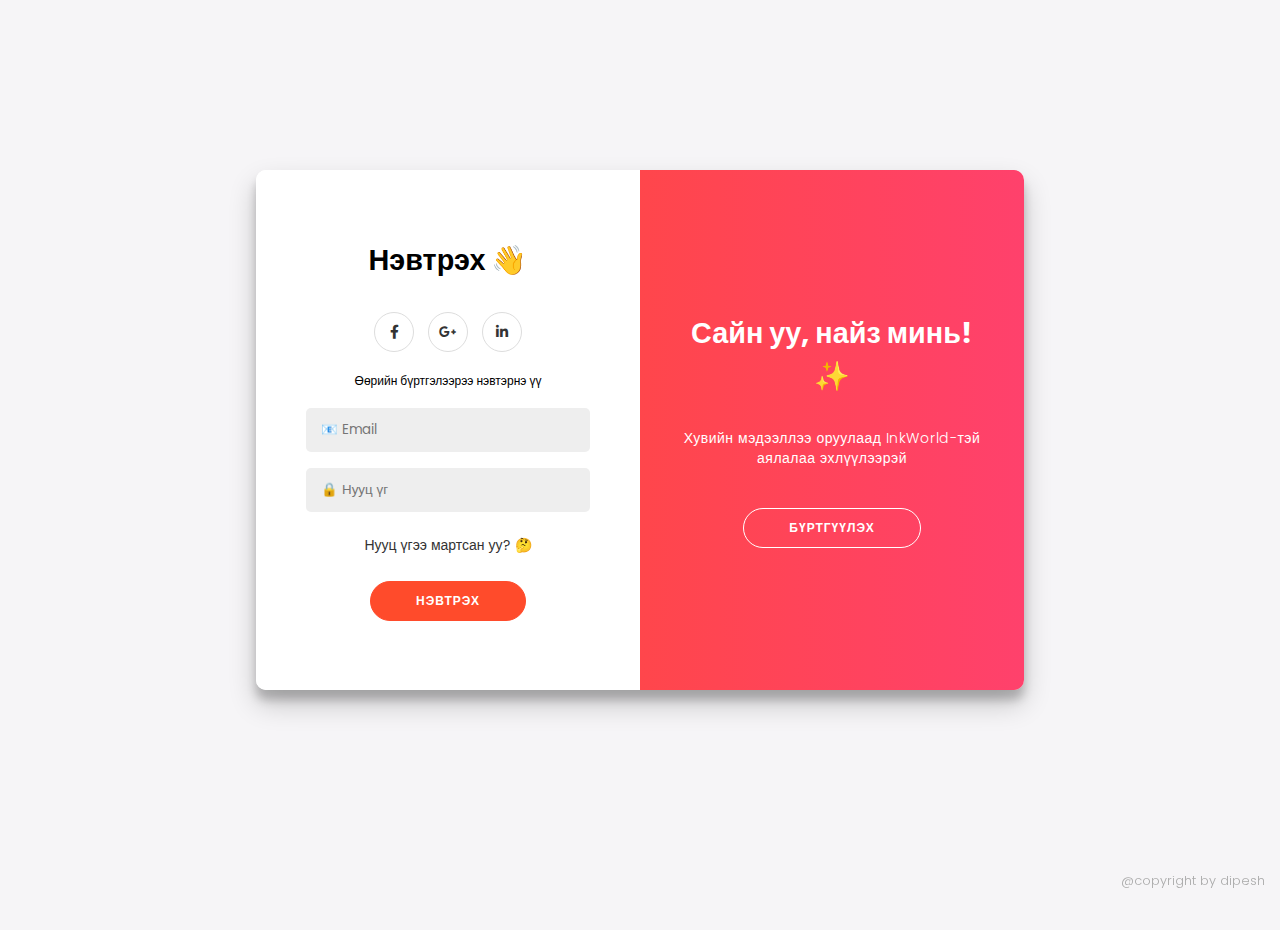
<file: sign_up/index.html>
<!DOCTYPE html>
<html lang="en">
<head>
    <meta charset="UTF-8">
    <meta name="viewport" content="width=device-width, initial-scale=1.0">
    <title>Login & Sign</title>
    <link rel="stylesheet" href="https://cdnjs.cloudflare.com/ajax/libs/font-awesome/6.0.0-beta3/css/all.min.css"> <!-- Optional: For social icons -->
    <link rel="stylesheet" href="style.css">
    <link rel="preconnect" href="https://fonts.googleapis.com">
    <link rel="preconnect" href="https://fonts.gstatic.com" crossorigin>
    <link href="https://fonts.googleapis.com/css2?family=Poppins:wght@300;400;600;700&display=swap" rel="stylesheet">

</head>

<body>
    <div class="container" id="container">
        <!-- Sign Up Form -->
        <div class="form-container sign-up-container">
            <form action="#">
                <h1>Бүртгэл үүсгэх 🚀</h1>
                <div class="social-container">
                    <a href="#" class="social"><i class="fab fa-facebook-f"></i></a>
                    <a href="#" class="social"><i class="fab fa-google-plus-g"></i></a>
                    <a href="#" class="social"><i class="fab fa-linkedin-in"></i></a>
                </div>
                <span>Email хаягаа ашиглан бүртгүүлээрэй</span>
                <input type="text" placeholder="👤 Нэр" required />
                <input type="email" placeholder="📧 Email" required/>
                <input type="password" placeholder="🔒 Нууц үг" required/>
                <button type="submit">Бүртгүүлэх</button>
            </form>
        </div>

        <!-- Sign In Form -->
        <div class="form-container sign-in-container">
            <form action="#">
                <h1>Нэвтрэх 👋</h1>
                <div class="social-container">
                    <a href="#" class="social"><i class="fab fa-facebook-f"></i></a>
                    <a href="#" class="social"><i class="fab fa-google-plus-g"></i></a>
                    <a href="#" class="social"><i class="fab fa-linkedin-in"></i></a>
                </div>
                <span>Өөрийн бүртгэлээрээ нэвтэрнэ үү</span>
                <input type="email" placeholder="📧 Email" required/>
                <input type="password" placeholder="🔒 Нууц үг" required/>
                <a href="#">Нууц үгээ мартсан уу? 🤔</a>
                <button type="submit">Нэвтрэх</button>
            </form>
        </div>

        <!-- Overlay Container -->
        <div class="overlay-container">
            <div class="overlay">
                <!-- Overlay Left Panel (Shown when Sign In is active) -->
                <div class="overlay-panel overlay-left">
                    <h1>Дахин тавтай морил! 🎉</h1>
                    <p>Манай ертөнцөд нэгдэхийн тулд хувийн мэдээллээрээ нэвтэрнэ үү</p>
                    <button class="ghost" id="signIn">Нэвтрэх</button>
                </div>
                <!-- Overlay Right Panel (Shown when Sign Up is active) -->
                <div class="overlay-panel overlay-right">
                    <h1>Сайн уу, найз минь! ✨</h1>
                    <p>Хувийн мэдээллээ оруулаад InkWorld-тэй аялалаа эхлүүлээрэй</p>
                    <button class="ghost" id="signUp">Бүртгүүлэх</button>
                </div>
            </div>
        </div>
    </div>
    <div class="copyright">
        @copyright by dipesh
    </div>
    <script src="script.js"></script>
</body>
</html>
</file>
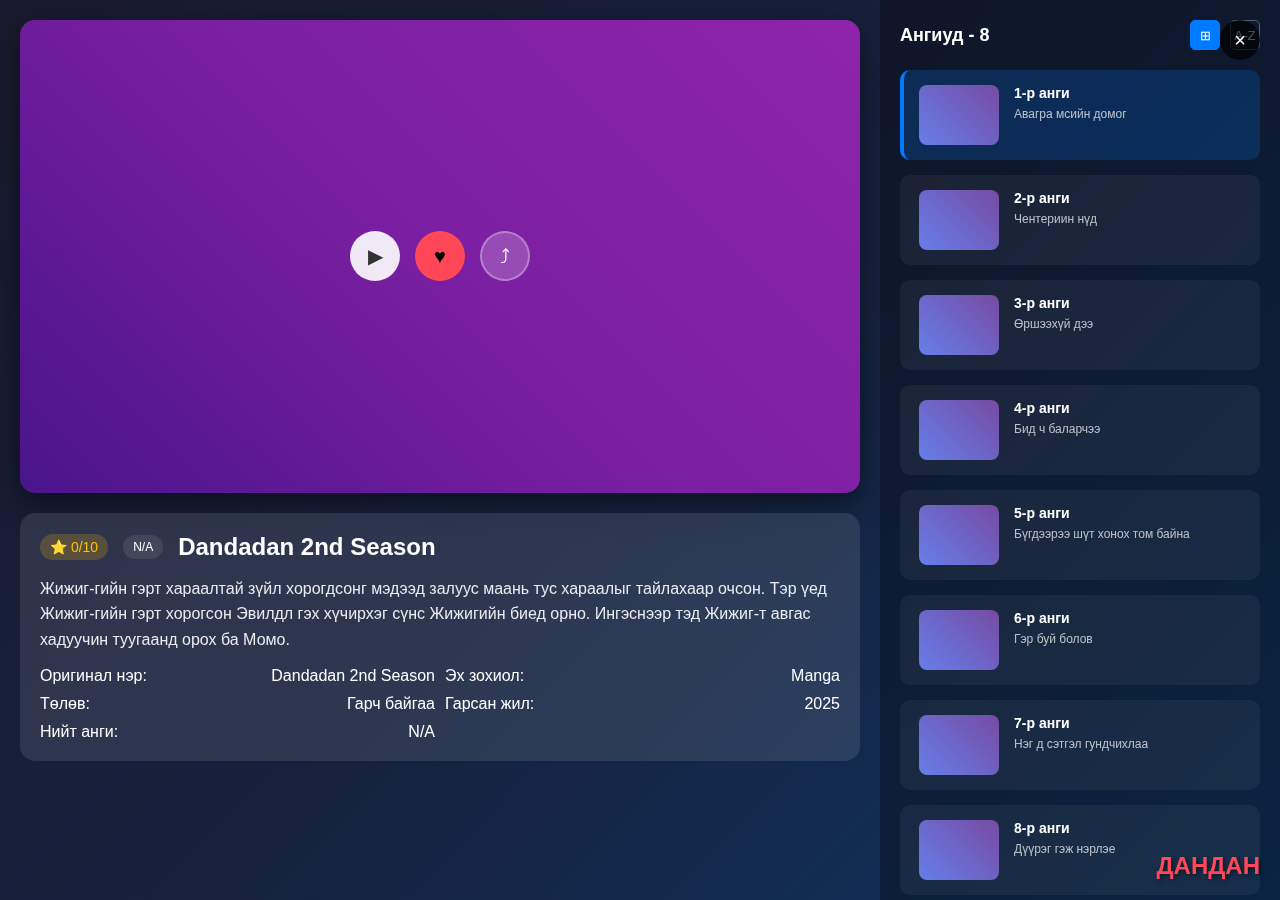
<file: card/card.html>
<!DOCTYPE html>
<html lang="mn">
<head>
    <meta charset="UTF-8">
    <meta name="viewport" content="width=device-width, initial-scale=1.0">
    <link rel="stylesheet" href="card.css">
    <title>card</title>
</head>
<body>
    <div class="header">
        <button class="close-btn" onclick="closePlayer()">×</button>
    </div>

    <div class="main-container">
        <div class="video-section">
            <div class="video-player">
                <div class="video-overlay">
                    <div class="play-controls">
                        <button class="play-btn" onclick="togglePlay()">▶</button>
                        <button class="like-btn">♥</button>
                        <button class="share-btn">⤴</button>
                    </div>
                </div>
            </div>

            <div class="anime-info fade-in">
                <div class="anime-title">
                    <span class="rating">⭐ 0/10</span>
                    <span class="genre-tag">N/A</span>
                    <h2>Dandadan 2nd Season</h2>
                </div>
                
                <div class="anime-description">
                    Жижиг-гийн гэрт хараалтай зүйл хорогдсонг мэдээд залуус маань тус хараалыг 
                    тайлахаар очсон. Тэр үед Жижиг-гийн гэрт хорогсон Эвилдл гэх хүчирхэг сүнс 
                    Жижигийн биед орно. Ингэснээр тэд Жижиг-т авгас хадуучин туугаанд орох ба Момо.
                </div>

                <div class="info-grid">
                    <div class="info-item">
                        <span>Оригинал нэр:</span>
                        <span>Dandadan 2nd Season</span>
                    </div>
                    <div class="info-item">
                        <span>Эх зохиол:</span>
                        <span>Manga</span>
                    </div>
                    <div class="info-item">
                        <span>Төлөв:</span>
                        <span>Гарч байгаа</span>
                    </div>
                    <div class="info-item">
                        <span>Гарсан жил:</span>
                        <span>2025</span>
                    </div>
                    <div class="info-item">
                        <span>Нийт анги:</span>
                        <span>N/A</span>
                    </div>
                </div>
            </div>
        </div>

        <div class="sidebar">
            <div class="sidebar-header">
                <h3 class="sidebar-title">Ангиуд - 8</h3>
                <div class="view-toggle">
                    <button class="toggle-btn active">⊞</button>
                    <button class="toggle-btn">A-Z</button>
                </div>
            </div>

            <div class="episode-list" id="episodeList">
                <div class="episode-item active" onclick="selectEpisode(this, 1)">
                    <div class="episode-thumb"></div>
                    <div class="episode-info">
                        <h4>1-р анги</h4>
                        <p>Авагра мсийн домог</p>
                    </div>
                </div>
                
                <div class="episode-item" onclick="selectEpisode(this, 2)">
                    <div class="episode-thumb"></div>
                    <div class="episode-info">
                        <h4>2-р анги</h4>
                        <p>Чентериин нүд</p>
                    </div>
                </div>
                
                <div class="episode-item" onclick="selectEpisode(this, 3)">
                    <div class="episode-thumb"></div>
                    <div class="episode-info">
                        <h4>3-р анги</h4>
                        <p>Өршээхүй дээ</p>
                    </div>
                </div>
                
                <div class="episode-item" onclick="selectEpisode(this, 4)">
                    <div class="episode-thumb"></div>
                    <div class="episode-info">
                        <h4>4-р анги</h4>
                        <p>Бид ч баларчээ</p>
                    </div>
                </div>
                
                <div class="episode-item" onclick="selectEpisode(this, 5)">
                    <div class="episode-thumb"></div>
                    <div class="episode-info">
                        <h4>5-р анги</h4>
                        <p>Бүгдээрээ шүт хонох том байна</p>
                    </div>
                </div>
                
                <div class="episode-item" onclick="selectEpisode(this, 6)">
                    <div class="episode-thumb"></div>
                    <div class="episode-info">
                        <h4>6-р анги</h4>
                        <p>Гэр буй болов</p>
                    </div>
                </div>
                
                <div class="episode-item" onclick="selectEpisode(this, 7)">
                    <div class="episode-thumb"></div>
                    <div class="episode-info">
                        <h4>7-р анги</h4>
                        <p>Нэг д сэтгэл гундчихлаа</p>
                    </div>
                </div>
                
                <div class="episode-item" onclick="selectEpisode(this, 8)">
                    <div class="episode-thumb"></div>
                    <div class="episode-info">
                        <h4>8-р анги</h4>
                        <p>Дүүрэг гэж нэрлэе</p>
                    </div>
                </div>
            </div>

            <div class="studio-section">
                <h3>Студи</h3>
                <div style="background: rgba(255,255,255,0.1); padding: 15px; border-radius: 10px; text-align: center;">
                    Science SARU
                </div>
                
                <h3 style="margin-top: 20px;">Найрууларч</h3>
                <div style="background: rgba(255,255,255,0.1); padding: 15px; border-radius: 10px; text-align: center;">
                    No director info
                </div>
            </div>
        </div>
    </div>

    <div class="logo">
        ДАНДАН
    </div>

    <script src="card.js"></script>
</body>
</html>
</file>
<file: sign_up/style.css>
@import url('https://fonts.googleapis.com/css2?family=Poppins:wght@300;400;600;700&display=swap');
* {
    box-sizing: border-box;
    margin: 0;
    padding: 0;
}

body {
    background: linear-gradient(to right, #ff4b2b, #ff416c);
    /* Fallback background */
    background: #f6f5f7;
    display: flex;
    justify-content: center;
    align-items: center;
    flex-direction: column; /* To position copyright below */
    font-family: 'Poppins', sans-serif;
    height: 100vh;
    margin: -20px 0 50px; /* Adjust top margin if needed */
}

h1 {
    font-weight: bold;
    margin: 0;
    font-size: 1.8em; /* Slightly larger headings */
    margin-bottom: 10px; /* Spacing below heading */
}

h1 span { /* Style emoji inside heading differently if needed */
    font-size: 0.9em;
    margin-left: 5px;
}

p {
    font-size: 14px;
    font-weight: 300; /* Lighter weight for paragraph */
    line-height: 20px;
    letter-spacing: 0.5px;
    margin: 20px 0 30px;
}

span {
    font-size: 12px;
    margin-bottom: 10px; /* Space below the 'or use...' text */
}

a {
    color: #333;
    font-size: 14px;
    text-decoration: none;
    margin: 15px 0;
    transition: color 0.3s ease;
}

a:hover {
    color: #ff4b2b; /* Highlight on hover */
}

button {
    border-radius: 20px;
    border: 1px solid #ff4b2b;
    background-color: #ff4b2b;
    color: #ffffff;
    font-size: 12px;
    font-weight: bold;
    padding: 12px 45px;
    letter-spacing: 1px;
    text-transform: uppercase;
    transition: transform 80ms ease-in, background-color 0.3s ease, border-color 0.3s ease;
    cursor: pointer;
    margin-top: 10px; /* Space above button */
}

button:active {
    transform: scale(0.95);
}

button:focus {
    outline: none;
}

button.ghost {
    background-color: transparent;
    border-color: #ffffff;
}

button.ghost:hover {
    background-color: rgba(255, 255, 255, 0.1); /* Subtle hover for ghost */
}

form {
    background-color: #ffffff;
    display: flex;
    align-items: center;
    justify-content: center;
    flex-direction: column;
    padding: 0 50px;
    height: 100%;
    text-align: center;
}

input {
    background-color: #eee;
    border: none;
    padding: 12px 15px;
    margin: 8px 0;
    width: 100%;
    border-radius: 5px; /* Slightly rounded inputs */
    font-family: 'Poppins', sans-serif; /* Ensure font consistency */
}

input:focus {
    outline: 2px solid #ff416c; /* Focus indicator */
    background-color: #fff; /* Change background on focus */
}

.container {
    background-color: #fff;
    border-radius: 10px;
    box-shadow: 0 14px 28px rgba(0, 0, 0, 0.2), 0 10px 10px rgba(0, 0, 0, 0.2); /* Softer shadow */
    position: relative;
    overflow: hidden;
    width: 768px;
    max-width: 100%;
    min-height: 520px; /* Slightly taller */
}

.form-container {
    position: absolute;
    top: 0;
    height: 100%;
    transition: all 0.6s ease-in-out;
}

.sign-in-container {
    left: 0;
    width: 50%;
    z-index: 2;
}

.sign-up-container {
    left: 0;
    width: 50%;
    opacity: 0;
    z-index: 1;
}

.overlay-container {
    position: absolute;
    top: 0;
    left: 50%;
    width: 50%;
    height: 100%;
    overflow: hidden;
    transition: transform 0.6s ease-in-out;
    z-index: 100; /* Ensure overlay is on top */
}

.overlay {
    background: #ff416c;
    background: -webkit-linear-gradient(to right, #ff4b2b, #ff416c);
    background: linear-gradient(to right, #ff4b2b, #ff416c);
    background-repeat: no-repeat;
    background-size: cover;
    background-position: 0 0;
    color: #ffffff;
    position: relative;
    left: -100%;
    height: 100%;
    width: 200%;
    transform: translateX(0);
    transition: transform 0.6s ease-in-out;
}

.overlay-panel {
    position: absolute;
    display: flex;
    align-items: center;
    justify-content: center;
    flex-direction: column;
    padding: 0 40px;
    text-align: center;
    top: 0;
    height: 100%;
    width: 50%;
    transform: translateX(0);
    transition: transform 0.6s ease-in-out;
}

.overlay-left {
    transform: translateX(-20%); /* Start slightly off-screen */
}

.overlay-right {
    right: 0;
    transform: translateX(0);
}
/* --- Animation --- */

/* Move Sign-in to the right */
.container.right-panel-active .sign-in-container {
    transform: translateX(100%);
}

/* Move overlay to the left */
.container.right-panel-active .overlay-container {
    transform: translateX(-100%);
}

/* Bring Sign-up over Sign-in */
.container.right-panel-active .sign-up-container {
    transform: translateX(100%);
    opacity: 1;
    z-index: 5;
    animation: show 0.6s;
}

/* Move overlay back to the right */
.container.right-panel-active .overlay {
    transform: translateX(50%);
}

/* Move overlay panels */
.container.right-panel-active .overlay-left {
    transform: translateX(0);
}

.container.right-panel-active .overlay-right {
    transform: translateX(20%); /* Move slightly off-screen */
}

@keyframes show {
    0%, 49.99% {
        opacity: 0;
        z-index: 1;
    }

    50%, 100% {
        opacity: 1;
        z-index: 5;
    }

}

/* Social Icons Styling (Optional) */

.social-container {
    margin: 20px 0;
}

.social-container a {
    border: 1px solid #dddddd;
    border-radius: 50%;
    display: inline-flex;
    justify-content: center;
    align-items: center;
    margin: 0 5px;
    height: 40px;
    width: 40px;
    transition: background-color 0.3s ease, color 0.3s ease;
}

.social-container a:hover {
    background-color: #eee;
    color: #ff4b2b;
    border-color: transparent; /* Hide border on hover */
}

/* Copyright Notice */
.copyright {
    position: fixed; /* Or absolute if you prefer relative to body */
    bottom: 10px;
    right: 15px; /* Position in the bottom-right corner */
    color: #aaa; /* Subtle color */
    font-size: 0.8em;
    font-weight: 300;
    z-index: 1001; /* Ensure it's above everything */
}

/* Responsive adjustments (Example) */
@media (max-width: 768px) {
    .container {
        width: 95%;
        min-height: 500px;
    }
    .form-container {
        padding: 0 20px; /* Less padding on smaller screens */
    }
    h1 {
        font-size: 1.6em;
    }
    .overlay-panel {
        padding: 0 20px;
    }
}

@media (max-width: 480px) {
    h1 {
        font-size: 1.4em;
    }
    button {
        padding: 10px 30px;
    }
    input {
        padding: 10px 12px;
    }
    .social-container a {
        height: 35px;
        width: 35px;
    }
     .container {
        min-height: 480px;
    }
     .copyright {
        font-size: 0.7em;
        bottom: 5px;
        right: 10px;
    }
}
</file>
<file: card/card.css>
* {
    margin: 0;
    padding: 0;
    box-sizing: border-box;
}

body {
    font-family: 'Segoe UI', Tahoma, Geneva, Verdana, sans-serif;
    background: linear-gradient(135deg, #1a1a2e, #16213e, #0f3460);
    color: white;
    overflow-x: hidden;
}

.header {
    position: fixed;
    top: 0;
    right: 20px;
    z-index: 1000;
    padding: 20px 0;
}

.close-btn {
    width: 40px;
    height: 40px;
    border-radius: 50%;
    background: rgba(0,0,0,0.7);
    border: none;
    color: white;
    font-size: 20px;
    cursor: pointer;
    transition: all 0.3s ease;
}

.close-btn:hover {
    background: rgba(255,255,255,0.1);
    transform: scale(1.1);
}

.main-container {
    display: flex;
    min-height: 100vh;
    padding-top: 0;
}

.video-section {
    flex: 1;
    padding: 20px;
    display: flex;
    flex-direction: column;
    position: fixed;
    top: 0;
    left: 0;
    width: calc(100vw - 400px);
    height: 100vh;
    overflow: hidden;
}

.video-player {
    width: 100%;
    aspect-ratio: 16/9;
    background: linear-gradient(45deg, #4a148c, #7b1fa2, #8e24aa);
    border-radius: 15px;
    position: relative;
    overflow: hidden;
    margin-bottom: 20px;
    box-shadow: 0 10px 30px rgba(0,0,0,0.5);
}

.video-overlay {
    position: absolute;
    inset: 0;
    
    display: flex;
    align-items: center;
    justify-content: center;
}

.play-controls {
    display: flex;
    gap: 15px;
    align-items: center;
}

.play-btn, .like-btn, .share-btn {
    width: 50px;
    height: 50px;
    border-radius: 50%;
    border: none;
    cursor: pointer;
    display: flex;
    align-items: center;
    justify-content: center;
    font-size: 20px;
    transition: all 0.3s ease;
}

.play-btn {
    background: rgba(255,255,255,0.9);
    color: #333;
}

.like-btn {
    background: #ff4757;
}

.share-btn {
    background: rgba(255,255,255,0.2);
    color: white;
    border: 2px solid rgba(255,255,255,0.3);
}

.play-btn:hover, .like-btn:hover, .share-btn:hover {
    transform: scale(1.1);
    box-shadow: 0 5px 15px rgba(0,0,0,0.3);
}

.anime-info {
    background: rgba(255,255,255,0.1);
    backdrop-filter: blur(10px);
    border-radius: 15px;
    padding: 20px;
    margin-bottom: 20px;
}

.anime-title {
    display: flex;
    align-items: center;
    gap: 15px;
    margin-bottom: 15px;
}

.rating {
    background: rgba(255,193,7,0.2);
    color: #ffc107;
    padding: 5px 10px;
    border-radius: 20px;
    font-size: 14px;
}

.genre-tag {
    background: rgba(108,117,125,0.3);
    padding: 5px 10px;
    border-radius: 20px;
    font-size: 12px;
}

.anime-description {
    line-height: 1.6;
    opacity: 0.9;
}

.info-grid {
    display: grid;
    grid-template-columns: 1fr 1fr;
    gap: 10px;
    margin-top: 15px;
}

.info-item {
    display: flex;
    justify-content: space-between;
}

.sidebar {
    width: 400px;
    background: rgba(0,0,0,0.3);
    backdrop-filter: blur(10px);
    padding: 20px;
    overflow-y: auto;
    max-height: 100vh;
    position: fixed;
    right: 0;
    top: 0;
    height: 100vh;
}

.sidebar::-webkit-scrollbar {
    width: 8px;
}

.sidebar::-webkit-scrollbar-track {
    background: rgba(255,255,255,0.1);
    border-radius: 10px;
}

.sidebar::-webkit-scrollbar-thumb {
    background: rgba(255,255,255,0.3);
    border-radius: 10px;
}

.sidebar::-webkit-scrollbar-thumb:hover {
    background: rgba(255,255,255,0.5);
}

.sidebar-header {
    display: flex;
    justify-content: space-between;
    align-items: center;
    margin-bottom: 20px;
}

.sidebar-title {
    font-size: 18px;
    font-weight: 600;
}

.view-toggle {
    display: flex;
    gap: 10px;
}

.toggle-btn {
    width: 30px;
    height: 30px;
    border: 1px solid rgba(255,255,255,0.3);
    background: transparent;
    color: white;
    border-radius: 5px;
    cursor: pointer;
    transition: all 0.3s ease;
}

.toggle-btn.active {
    background: #007bff;
    border-color: #007bff;
}

.episode-list {
    display: flex;
    flex-direction: column;
    gap: 15px;
}

.episode-item {
    display: flex;
    gap: 15px;
    background: rgba(255,255,255,0.05);
    border-radius: 10px;
    padding: 15px;
    cursor: pointer;
    transition: all 0.3s ease;
    border-left: 4px solid transparent;
}

.episode-item:hover {
    background: rgba(255,255,255,0.1);
    border-left-color: #007bff;
    transform: translateX(5px);
}

.episode-item.active {
    background: rgba(0,123,255,0.2);
    border-left-color: #007bff;
}

.episode-thumb {
    width: 80px;
    height: 60px;
    background: linear-gradient(45deg, #667eea, #764ba2);
    border-radius: 8px;
    flex-shrink: 0;
    position: relative;
    overflow: hidden;
}

.episode-info h4 {
    margin-bottom: 5px;
    font-size: 14px;
}

.episode-info p {
    font-size: 12px;
    opacity: 0.7;
    line-height: 1.4;
}

.studio-section {
    margin-top: 30px;
    padding: 20px;
    background: rgba(255,255,255,0.05);
    border-radius: 15px;
}

.studio-section h3 {
    margin-bottom: 15px;
    color: #007bff;
}

.logo {
    position: fixed;
    bottom: 20px;
    right: 20px;
    font-size: 24px;
    font-weight: bold;
    color: #ff4757;
    text-shadow: 2px 2px 4px rgba(0,0,0,0.5);
    z-index: 1000;
}

@media (max-width: 768px) {
    .video-section {
        width: 100% !important;
        position: relative !important;
    }
    
    .sidebar {
        width: 100%;
        position: relative !important;
        height: auto !important;
    }
    
    .main-container {
        flex-direction: column;
    }
}

.fade-in {
    animation: fadeIn 0.5s ease-in;
}

@keyframes fadeIn {
    from { opacity: 0; transform: translateY(20px); }
    to { opacity: 1; transform: translateY(0); }
}
</file>
